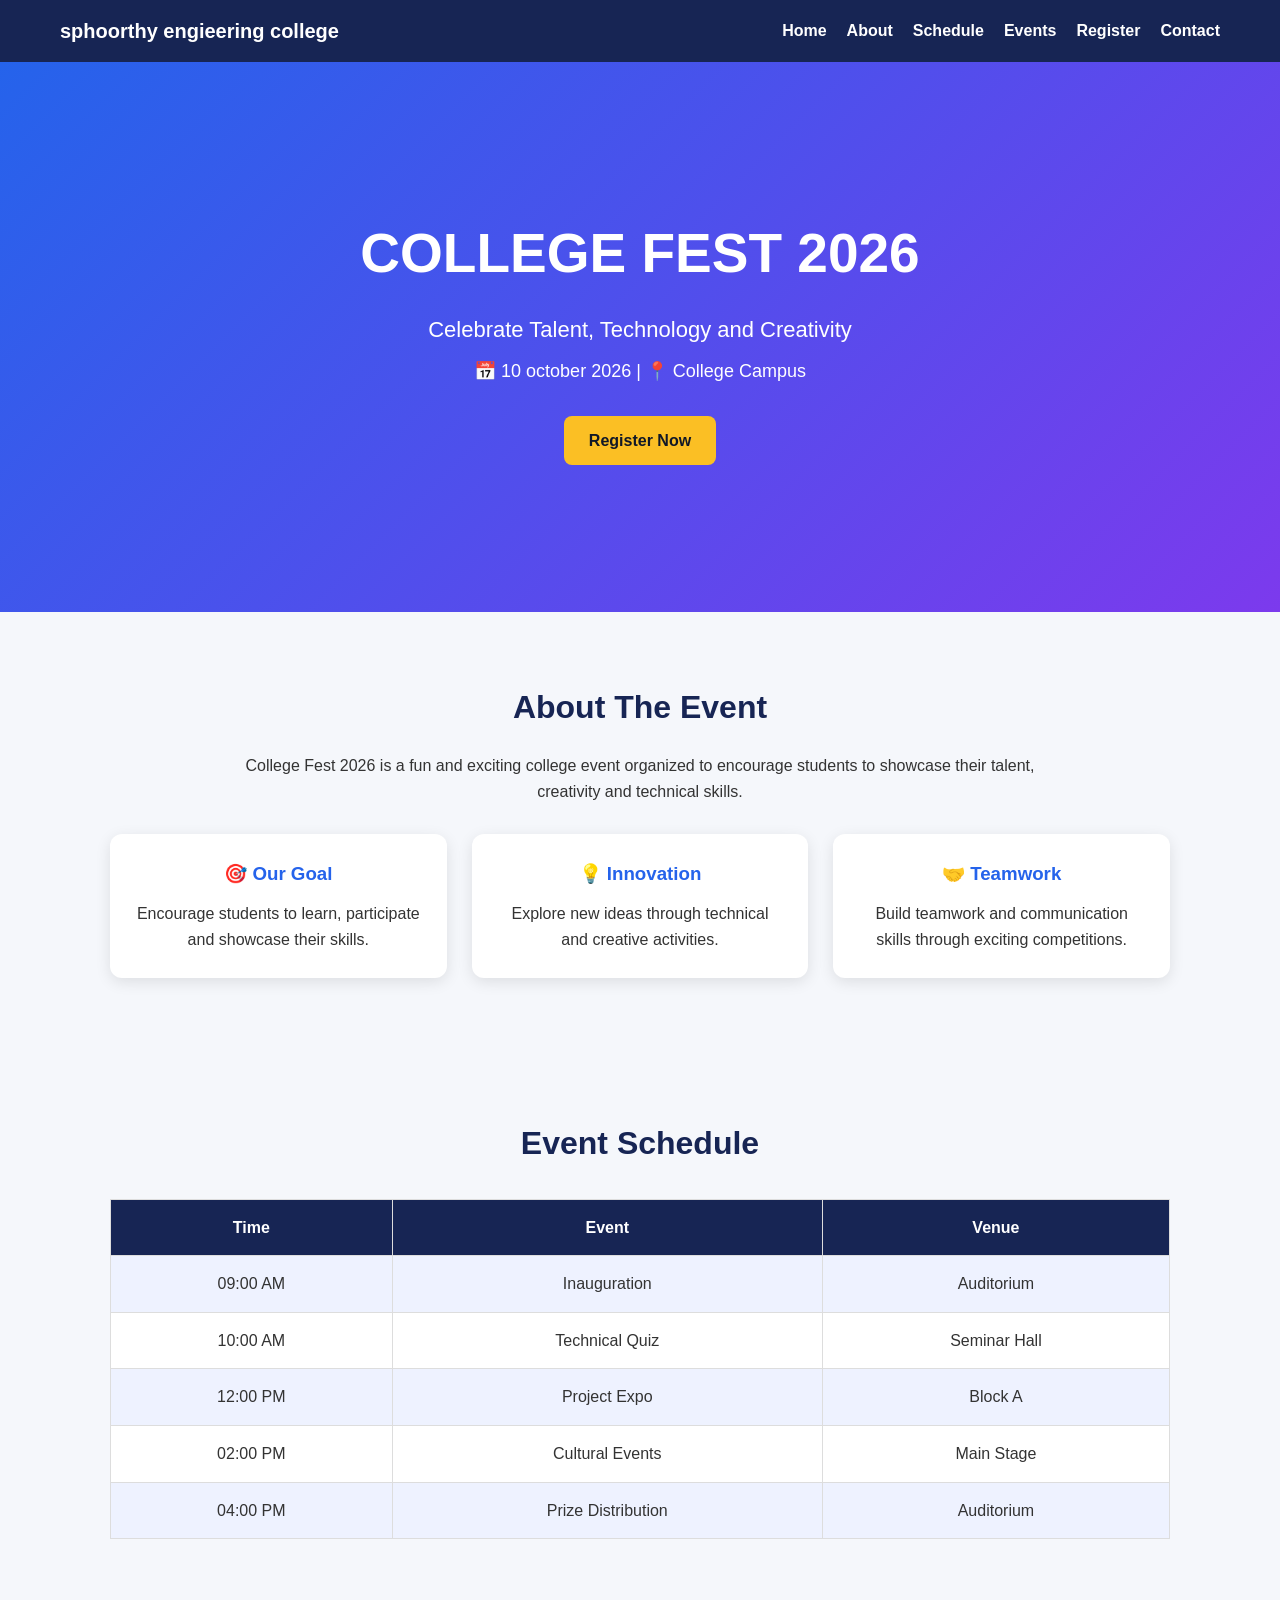
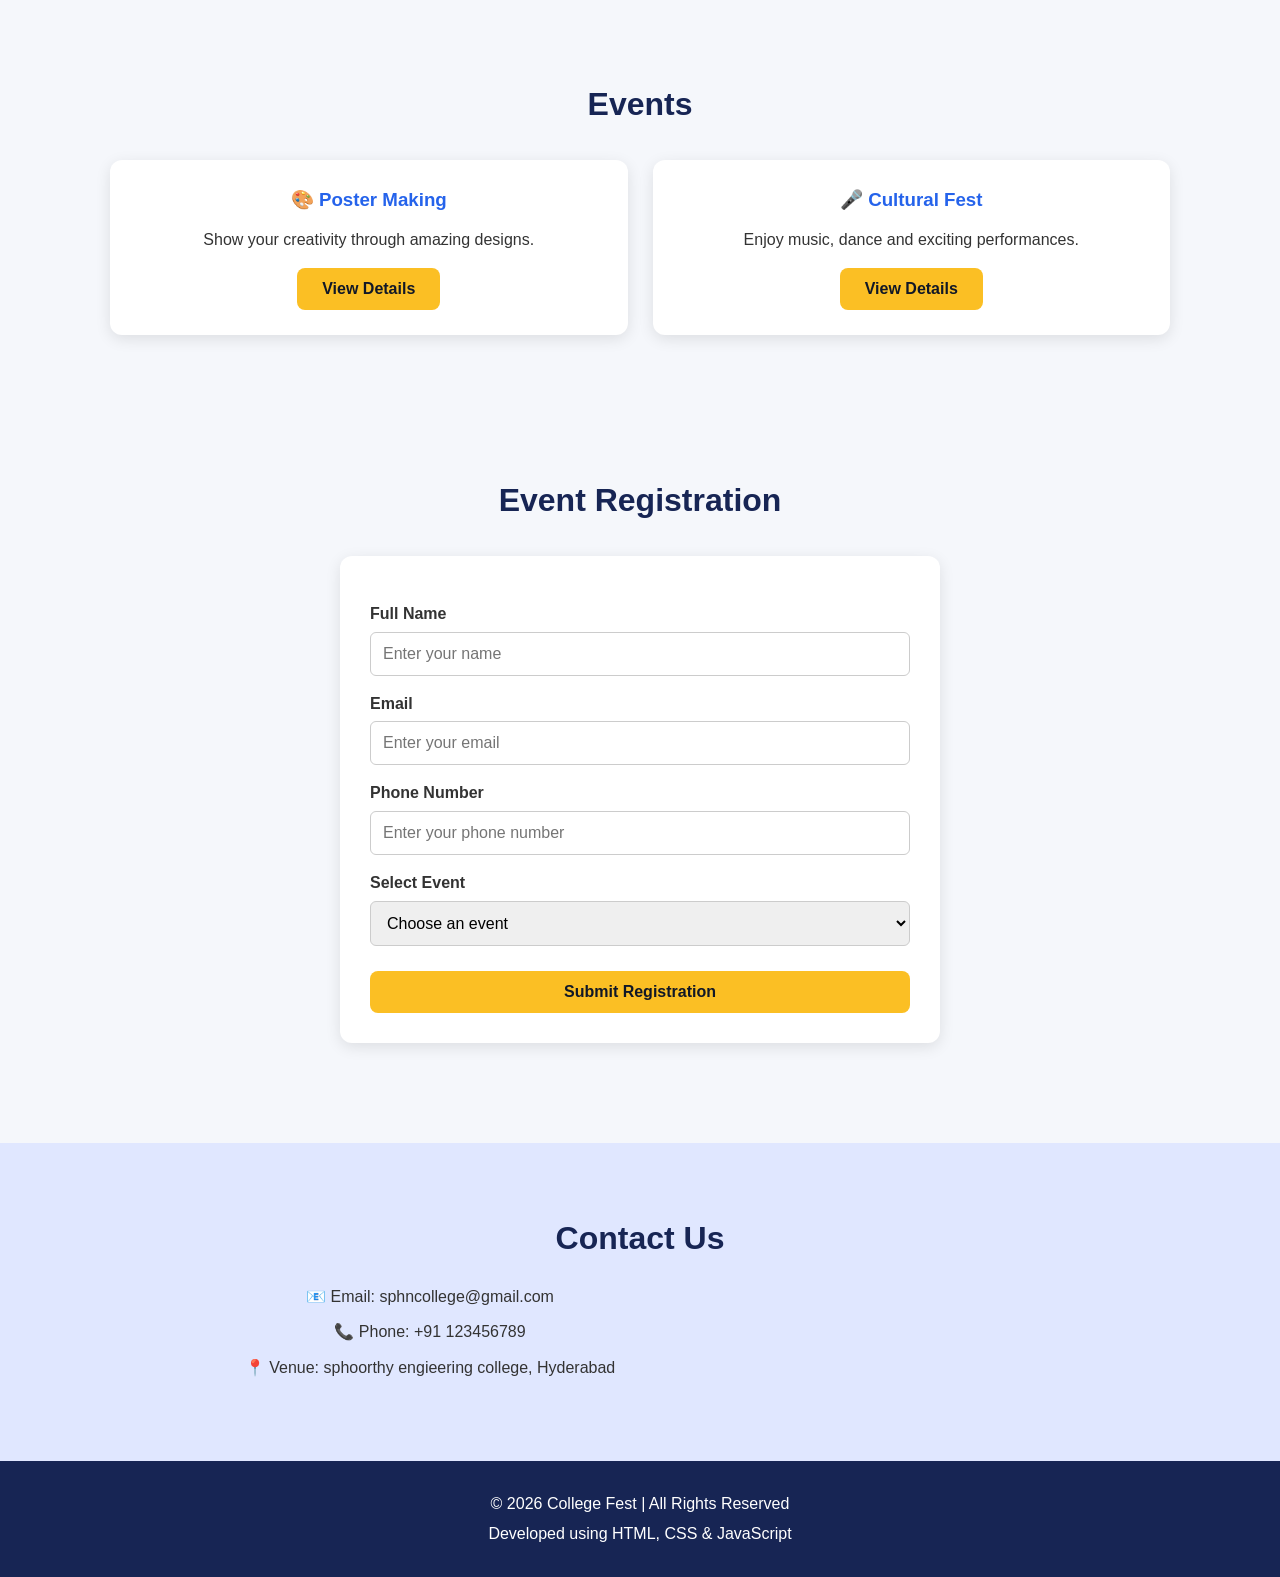
<file: index.html>
<!DOCTYPE html>
<html lang="en">
<head>
    <meta charset="UTF-8">
    <meta name="viewport" content="width=device-width, initial-scale=1.0">
    <title>College Fest 2026</title>

    <link rel="stylesheet" href="style.css">
</head>

<body>

    <!-- Navigation Bar -->
    <header>
        <nav>
            <h2>sphoorthy engieering college </h2>

            <ul>
                <li><a href="#home">Home</a></li>
                <li><a href="#about">About</a></li>
                <li><a href="#schedule">Schedule</a></li>
                <li><a href="#events">Events</a></li>
                <li><a href="#register">Register</a></li>
                <li><a href="#contact">Contact</a></li>
            </ul>
        </nav>
    </header>


    <!-- Home Section -->
    <section id="home" class="hero">

        <div class="hero-content">
            <h1>COLLEGE FEST 2026</h1>

            <p>
                Celebrate Talent, Technology and Creativity
            </p>

            <p class="date">
                📅  10 october 2026 | 📍 College Campus
            </p>

            <a href="#register" class="btn">
                Register Now
            </a>
        </div>

    </section>


    <!-- About Section -->
    <section id="about" class="section">

        <h2>About The Event</h2>

        <p>
            College Fest 2026 is a fun and exciting college event
            organized to encourage students to showcase their talent,
            creativity and technical skills.
        </p>

        <div class="cards">

            <div class="card">
                <h3>🎯 Our Goal</h3>
                <p>
                    Encourage students to learn, participate and
                    showcase their skills.
                </p>
            </div>

            <div class="card">
                <h3>💡 Innovation</h3>
                <p>
                    Explore new ideas through technical and creative
                    activities.
                </p>
            </div>

            <div class="card">
                <h3>🤝 Teamwork</h3>
                <p>
                    Build teamwork and communication skills through
                    exciting competitions.
                </p>
            </div>

        </div>

    </section>


    <!-- Schedule Section -->
    <section id="schedule" class="section">

        <h2>Event Schedule</h2>

        <table>

            <tr>
                <th>Time</th>
                <th>Event</th>
                <th>Venue</th>
            </tr>

            <tr>
                <td>09:00 AM</td>
                <td>Inauguration</td>
                <td>Auditorium</td>
            </tr>

            <tr>
                <td>10:00 AM</td>
                <td>Technical Quiz</td>
                <td>Seminar Hall</td>
            </tr>

            <tr>
                <td>12:00 PM</td>
                <td>Project Expo</td>
                <td>Block A</td>
            </tr>

            <tr>
                <td>02:00 PM</td>
                <td>Cultural Events</td>
                <td>Main Stage</td>
            </tr>

            <tr>
                <td>04:00 PM</td>
                <td>Prize Distribution</td>
                <td>Auditorium</td>
            </tr>

        </table>

    </section>


    <!-- Events Section -->
    <section id="events" class="section">

        <h2>Events</h2>

        <div class="cards">

            

            <div class="card event-card">
                <h3>🎨 Poster Making</h3>
                <p>
                    Show your creativity through amazing designs.
                </p>
                <button onclick="showMessage('Poster Making')">
                    View Details
                </button>
            </div>

            <div class="card event-card">
                <h3>🎤 Cultural Fest</h3>
                <p>
                    Enjoy music, dance and exciting performances.
                </p>
                <button onclick="showMessage('Cultural Fest')">
                    View Details
                </button>
            </div>

            

        </div>

    </section>


    <!-- Registration Section -->
    <section id="register" class="section">

        <h2>Event Registration</h2>

        <form id="registrationForm">

            <label for="name">Full Name</label>
            <input
                type="text"
                id="name"
                placeholder="Enter your name"
                required
            >

            <label for="email">Email</label>
            <input
                type="email"
                id="email"
                placeholder="Enter your email"
                required
            >

            <label for="phone">Phone Number</label>
            <input
                type="tel"
                id="phone"
                placeholder="Enter your phone number"
                required
            >

            <label for="event">Select Event</label>

            <select id="event" required>
                <option value="">Choose an event</option>
                <option value="Coding Challenge">
                    Coding Challenge
                </option>
                <option value="Poster Making">
                    Poster Making
                </option>
                <option value="Cultural Fest">
                    Cultural Fest
                </option>
                <option value="Technical Quiz">
                    Technical Quiz
                </option>
            </select>

            <button type="submit" class="submit-btn">
                Submit Registration
            </button>

        </form>

        <p id="formMessage"></p>

    </section>


    <!-- Contact Section -->
    <section id="contact" class="section contact">

        <h2>Contact Us</h2>

        <p>📧 Email: sphncollege@gmail.com</p>

        <p>📞 Phone: +91 123456789</p>

        <p>📍 Venue: sphoorthy engieering college, Hyderabad</p>

    </section>


    <!-- Footer -->
    <footer>

        <p>
            © 2026 College Fest | All Rights Reserved
        </p>

        <p>
            Developed using HTML, CSS & JavaScript
        </p>

    </footer>


    <script src="script.js"></script>

</body>
</html>
</file>
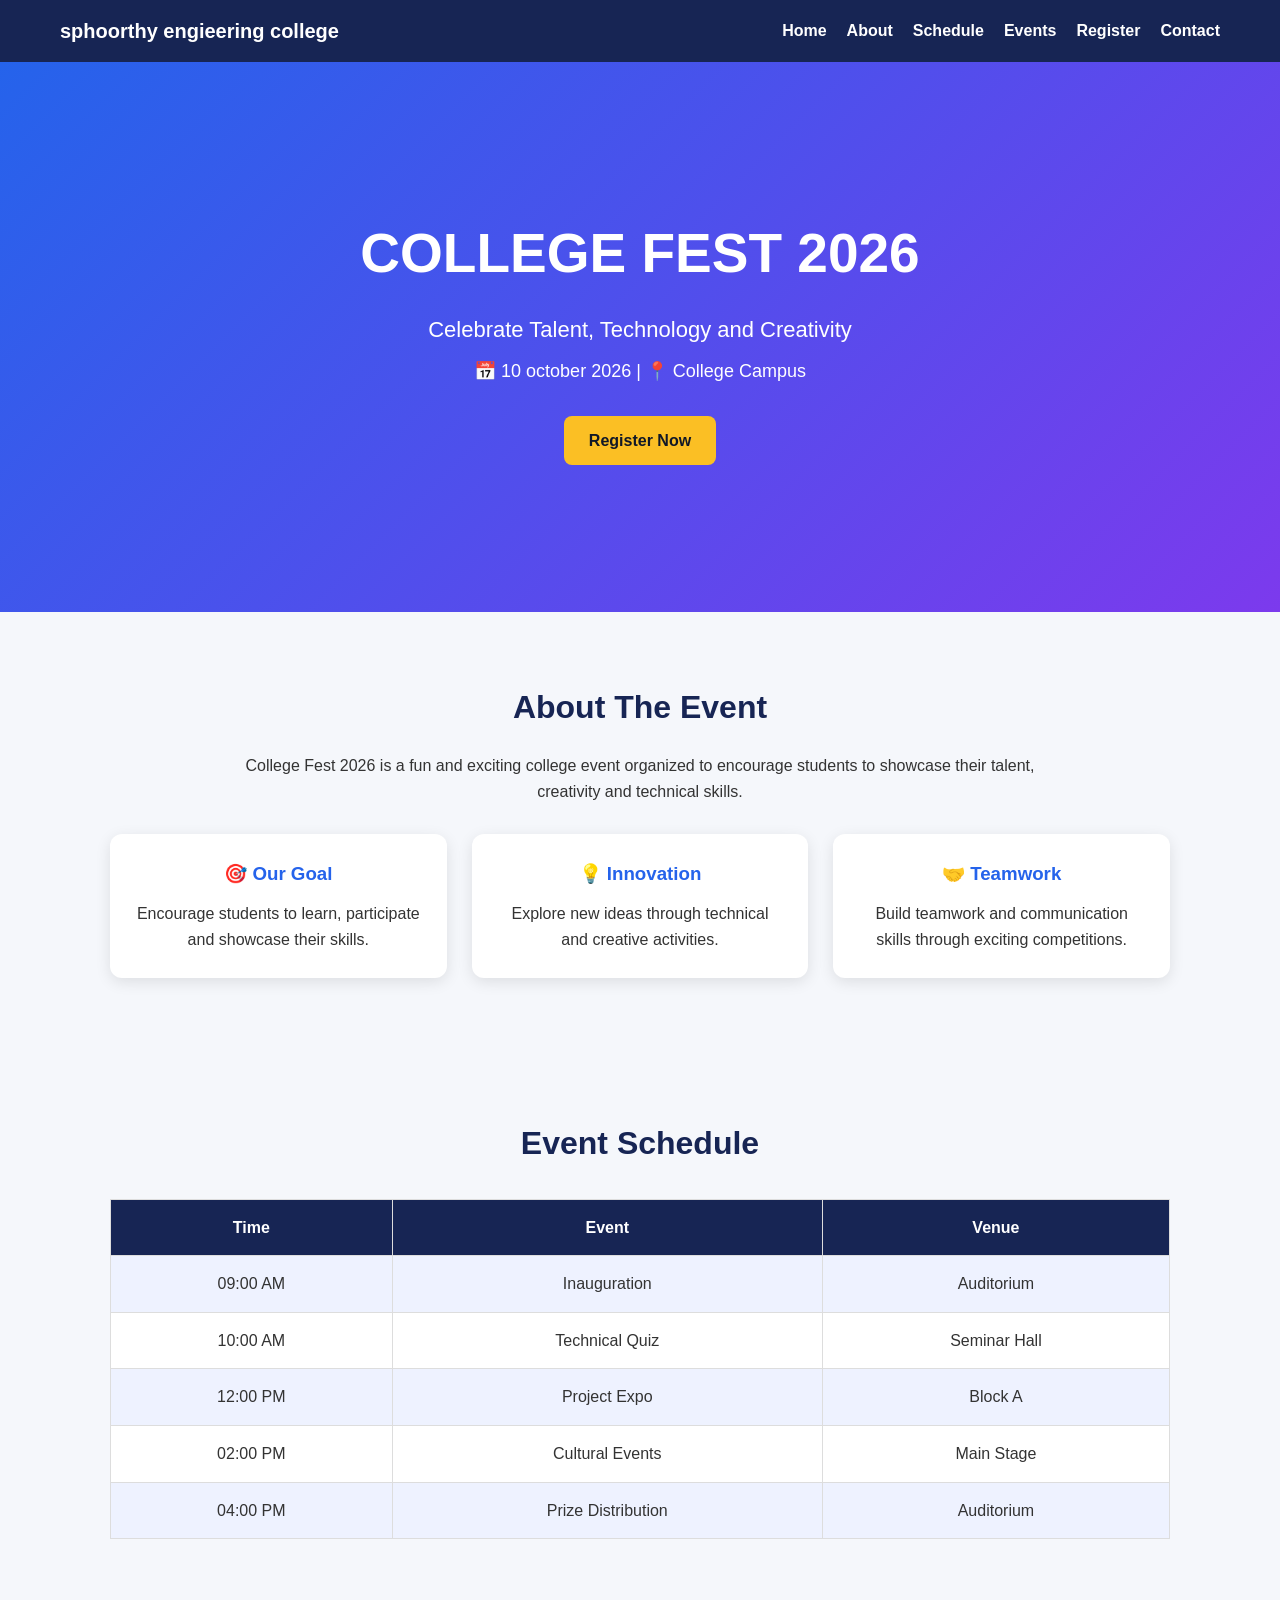
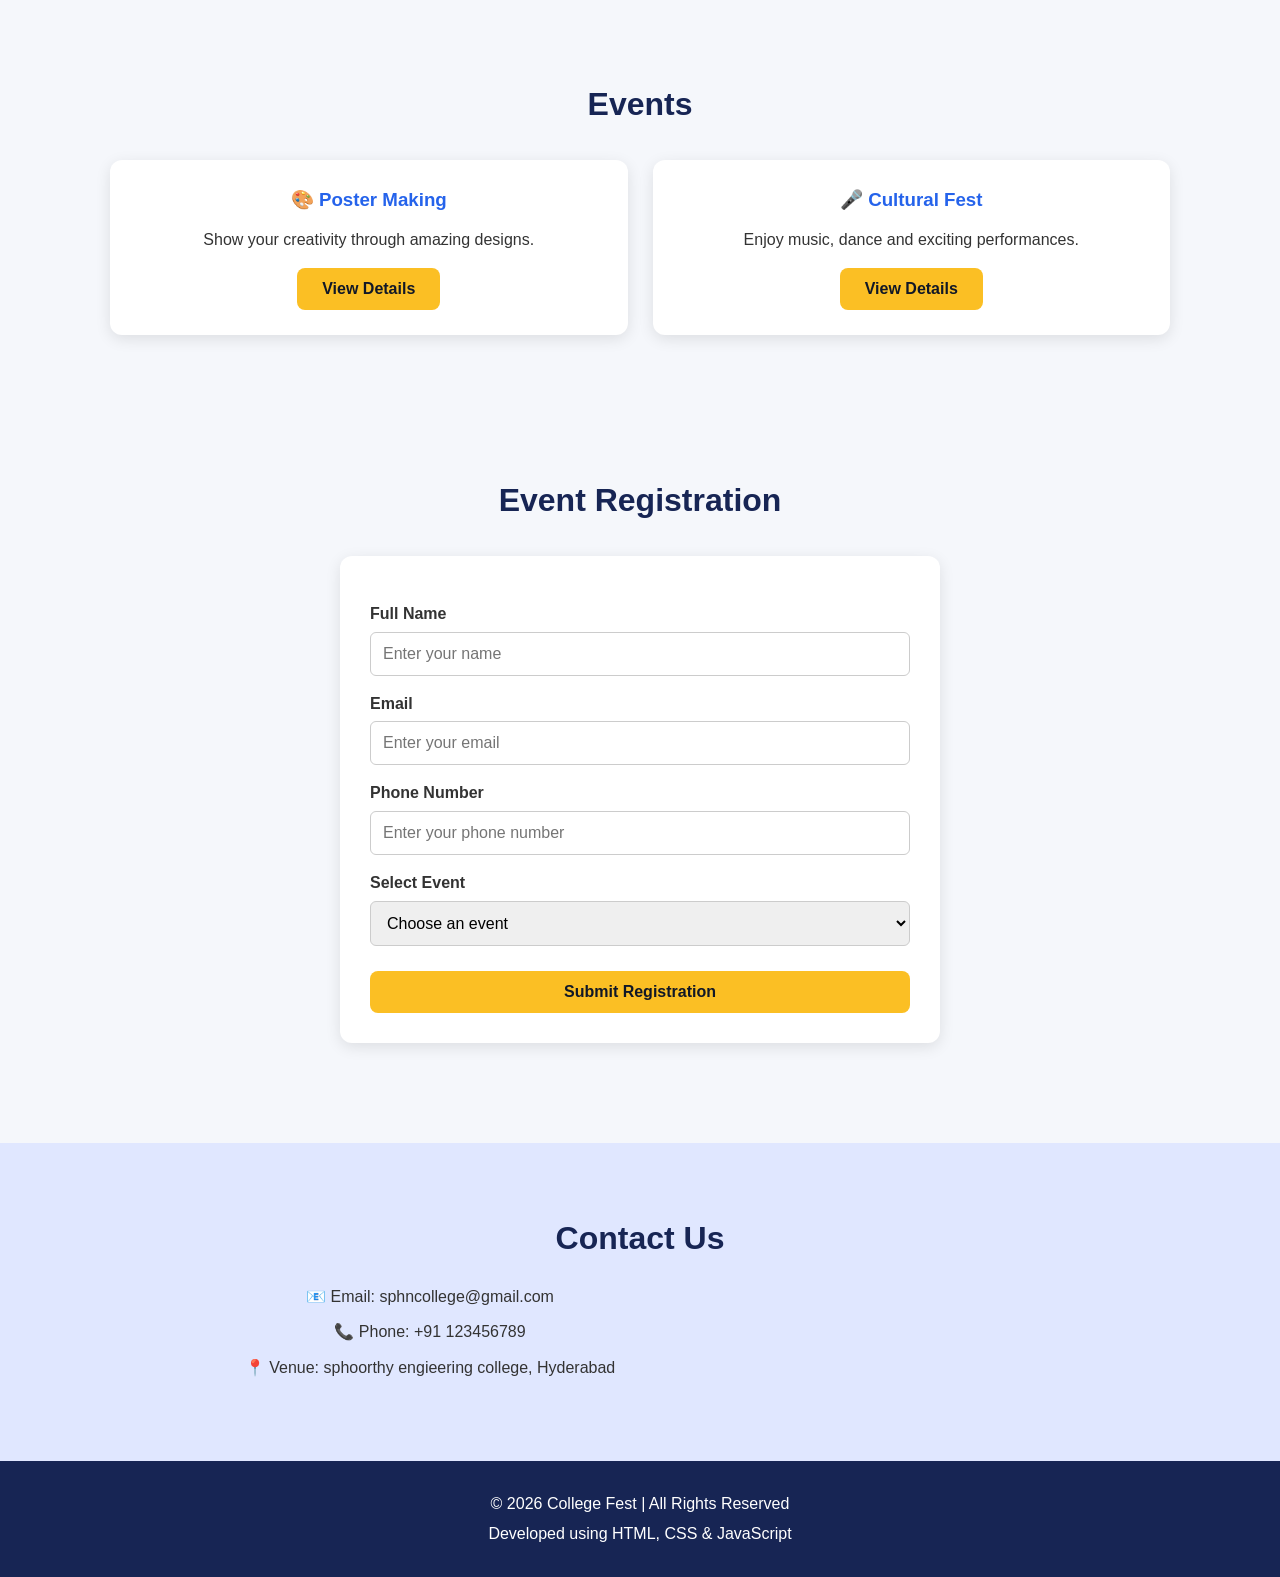
<file: index1.html>
<!DOCTYPE html>
<html lang="en">
<head>
    <meta charset="UTF-8">
    <meta name="viewport" content="width=device-width, initial-scale=1.0">
    <title> sphoorthy engieering college 2026</title>

    <link rel="stylesheet" href="style.css">
</head>

<body>

    <!-- Navigation Bar -->
    <header>
        <nav>
            <h2>sphoorthy engieering college </h2>

            <ul>
                <li><a href="#home">Home</a></li>
                <li><a href="#about">About</a></li>
                <li><a href="#schedule">Schedule</a></li>
                <li><a href="#events">Events</a></li>
                <li><a href="#register">Register</a></li>
                <li><a href="#contact">Contact</a></li>
            </ul>
        </nav>
    </header>


    <!-- Home Section -->
    <section id="home" class="hero">

        <div class="hero-content">
            <h1>COLLEGE FEST 2026</h1>

            <p>
                Celebrate Talent, Technology and Creativity
            </p>

            <p class="date">
                📅  10 october 2026 | 📍 College Campus
            </p>

            <a href="#register" class="btn">
                Register Now
            </a>
        </div>

    </section>


    <!-- About Section -->
    <section id="about" class="section">

        <h2>About The Event</h2>

        <p>
            College Fest 2026 is a fun and exciting college event
            organized to encourage students to showcase their talent,
            creativity and technical skills.
        </p>

        <div class="cards">

            <div class="card">
                <h3>🎯 Our Goal</h3>
                <p>
                    Encourage students to learn, participate and
                    showcase their skills.
                </p>
            </div>

            <div class="card">
                <h3>💡 Innovation</h3>
                <p>
                    Explore new ideas through technical and creative
                    activities.
                </p>
            </div>

            <div class="card">
                <h3>🤝 Teamwork</h3>
                <p>
                    Build teamwork and communication skills through
                    exciting competitions.
                </p>
            </div>

        </div>

    </section>


    <!-- Schedule Section -->
    <section id="schedule" class="section">

        <h2>Event Schedule</h2>

        <table>

            <tr>
                <th>Time</th>
                <th>Event</th>
                <th>Venue</th>
            </tr>

            <tr>
                <td>09:00 AM</td>
                <td>Inauguration</td>
                <td>Auditorium</td>
            </tr>

            <tr>
                <td>10:00 AM</td>
                <td>Technical Quiz</td>
                <td>Seminar Hall</td>
            </tr>

            <tr>
                <td>12:00 PM</td>
                <td>Project Expo</td>
                <td>Block A</td>
            </tr>

            <tr>
                <td>02:00 PM</td>
                <td>Cultural Events</td>
                <td>Main Stage</td>
            </tr>

            <tr>
                <td>04:00 PM</td>
                <td>Prize Distribution</td>
                <td>Auditorium</td>
            </tr>

        </table>

    </section>


    <!-- Events Section -->
    <section id="events" class="section">

        <h2>Events</h2>

        <div class="cards">

            

            <div class="card event-card">
                <h3>🎨 Poster Making</h3>
                <p>
                    Show your creativity through amazing designs.
                </p>
                <button onclick="showMessage('Poster Making')">
                    View Details
                </button>
            </div>

            <div class="card event-card">
                <h3>🎤 Cultural Fest</h3>
                <p>
                    Enjoy music, dance and exciting performances.
                </p>
                <button onclick="showMessage('Cultural Fest')">
                    View Details
                </button>
            </div>

            

        </div>

    </section>


    <!-- Registration Section -->
    <section id="register" class="section">

        <h2>Event Registration</h2>

        <form id="registrationForm">

            <label for="name">Full Name</label>
            <input
                type="text"
                id="name"
                placeholder="Enter your name"
                required
            >

            <label for="email">Email</label>
            <input
                type="email"
                id="email"
                placeholder="Enter your email"
                required
            >

            <label for="phone">Phone Number</label>
            <input
                type="tel"
                id="phone"
                placeholder="Enter your phone number"
                required
            >

            <label for="event">Select Event</label>

            <select id="event" required>
                <option value="">Choose an event</option>
                <option value="Coding Challenge">
                    Coding Challenge
                </option>
                <option value="Poster Making">
                    Poster Making
                </option>
                <option value="Cultural Fest">
                    Cultural Fest
                </option>
                <option value="Technical Quiz">
                    Technical Quiz
                </option>
            </select>

            <button type="submit" class="submit-btn">
                Submit Registration
            </button>

        </form>

        <p id="formMessage"></p>

    </section>


    <!-- Contact Section -->
    <section id="contact" class="section contact">

        <h2>Contact Us</h2>

        <p>📧 Email: sphncollege@gmail.com</p>

        <p>📞 Phone: +91 123456789</p>

        <p>📍 Venue: sphoorthy engieering college, Hyderabad</p>

    </section>


    <!-- Footer -->
    <footer>

        <p>
            © 2026 College Fest | All Rights Reserved
        </p>

        <p>
            Developed using HTML, CSS & JavaScript
        </p>

    </footer>


    <script src="script.js"></script>

</body>
</html>
</file>
<file: style.css>
/* General Settings */

* {
    margin: 0;
    padding: 0;
    box-sizing: border-box;
}

html {
    scroll-behavior: smooth;
}

body {
    font-family: Arial, sans-serif;
    line-height: 1.6;
    background-color: #f5f7fb;
    color: #333;
}


/* Navigation Bar */

header {
    background-color: #172554;
    color: white;
    position: sticky;
    top: 0;
    z-index: 1000;
}

nav {
    max-width: 1200px;
    margin: auto;
    padding: 15px 20px;

    display: flex;
    justify-content: space-between;
    align-items: center;
}

nav h2 {
    font-size: 20px;
}

nav ul {
    list-style: none;

    display: flex;
    gap: 20px;
}

nav ul li a {
    color: white;
    text-decoration: none;
    font-weight: bold;
}

nav ul li a:hover {
    color: #93c5fd;
}


/* Hero Section */

.hero {
    min-height: 550px;

    display: flex;
    justify-content: center;
    align-items: center;

    text-align: center;

    background: linear-gradient(
        135deg,
        #2563eb,
        #7c3aed
    );

    color: white;

    padding: 40px 20px;
}

.hero-content h1 {
    font-size: 55px;
    margin-bottom: 15px;
}

.hero-content p {
    font-size: 22px;
    margin-bottom: 10px;
}

.hero-content .date {
    font-size: 18px;
    margin-bottom: 30px;
}


/* Buttons */

.btn,
button {
    display: inline-block;

    background-color: #fbbf24;
    color: #111827;

    border: none;
    border-radius: 8px;

    padding: 12px 25px;

    font-size: 16px;
    font-weight: bold;

    cursor: pointer;

    text-decoration: none;
}

.btn:hover,
button:hover {
    background-color: #f59e0b;
}


/* Common Section */

.section {
    max-width: 1100px;
    margin: auto;
    padding: 70px 20px;
    text-align: center;
}

.section h2 {
    color: #172554;
    font-size: 32px;
    margin-bottom: 20px;
}

.section > p {
    max-width: 800px;
    margin: 0 auto 30px;
}


/* Cards */

.cards {
    display: grid;

    grid-template-columns:
        repeat(auto-fit, minmax(220px, 1fr));

    gap: 25px;

    margin-top: 30px;
}

.card {
    background-color: white;

    padding: 25px;

    border-radius: 12px;

    box-shadow: 0 4px 15px rgba(0, 0, 0, 0.1);

    transition: transform 0.3s;
}

.card:hover {
    transform: translateY(-5px);
}

.card h3 {
    color: #2563eb;
    margin-bottom: 12px;
}

.event-card button {
    margin-top: 15px;
}


/* Schedule Table */

table {
    width: 100%;
    border-collapse: collapse;

    margin-top: 30px;

    background-color: white;
}

th,
td {
    border: 1px solid #ddd;

    padding: 15px;

    text-align: center;
}

th {
    background-color: #172554;
    color: white;
}

tr:nth-child(even) {
    background-color: #eef2ff;
}


/* Registration Form */

form {
    max-width: 600px;

    margin: 30px auto;

    background-color: white;

    padding: 30px;

    border-radius: 12px;

    box-shadow: 0 4px 15px rgba(0, 0, 0, 0.1);

    text-align: left;
}

form label {
    display: block;

    margin-top: 15px;

    margin-bottom: 5px;

    font-weight: bold;
}

form input,
form select {
    width: 100%;

    padding: 12px;

    border: 1px solid #ccc;

    border-radius: 6px;

    font-size: 16px;
}

.submit-btn {
    width: 100%;

    margin-top: 25px;
}

#formMessage {
    font-weight: bold;
    color: green;
}


/* Contact */

.contact {
    background-color: #e0e7ff;

    max-width: 100%;

    padding-left: 20px;
    padding-right: 20px;
}

.contact p {
    margin: 10px;
}


/* Footer */

footer {
    background-color: #172554;

    color: white;

    text-align: center;

    padding: 25px;
}

footer p {
    margin: 5px;
}


/* Mobile Responsive Design */

@media (max-width: 768px) {

    nav {
        flex-direction: column;
        gap: 15px;
    }

    nav ul {
        flex-wrap: wrap;
        justify-content: center;
        gap: 12px;
    }

    .hero-content h1 {
        font-size: 38px;
    }

    .hero-content p {
        font-size: 18px;
    }

    table {
        font-size: 14px;
    }

    th,
    td {
        padding: 8px;
    }
}
</file>
